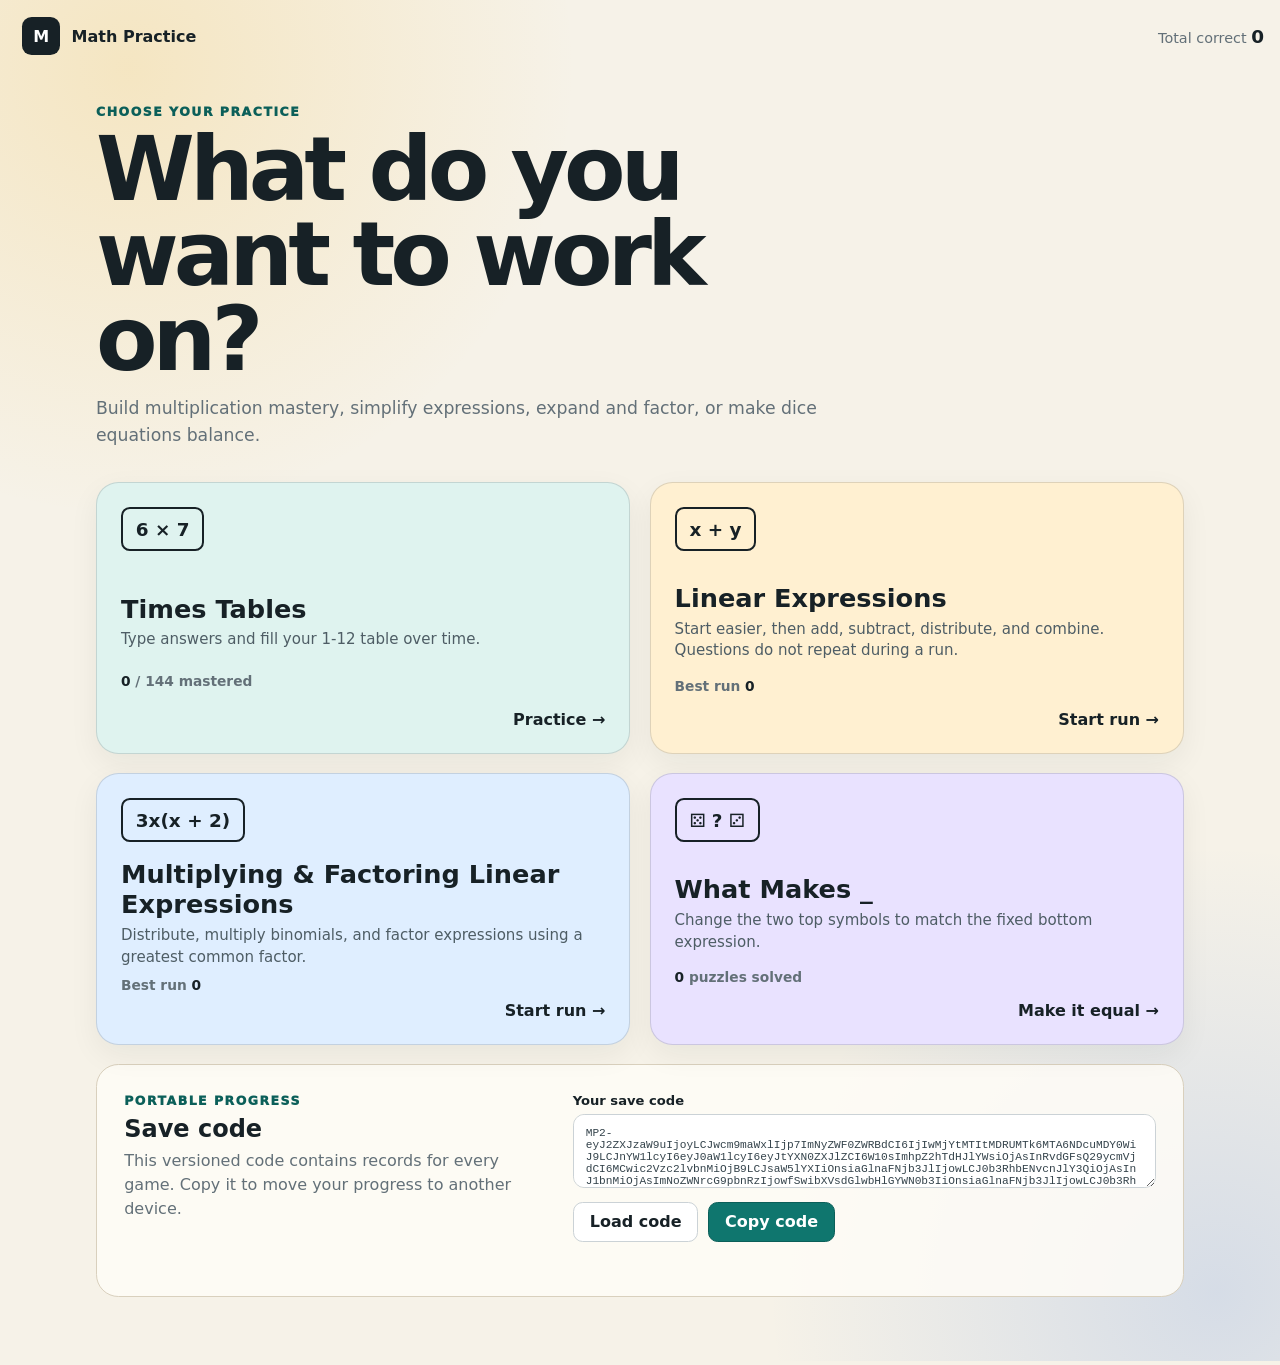
<file: index.html>
<!doctype html>
<html lang="en">
  <head>
    <meta charset="utf-8">
    <meta name="viewport" content="width=device-width, initial-scale=1">
    <meta name="theme-color" content="#172126">
    <title>Math Practice</title>
    <link rel="stylesheet" href="styles.css?v=20260610-linear-audit">
  </head>
  <body>
    <header class="topbar">
      <button id="home-button" class="brand" type="button" aria-label="Go to game selection">
        <span class="brand-mark">M</span>
        <span>Math Practice</span>
      </button>
      <div class="topbar-record"><span>Total correct</span> <strong id="header-total">0</strong></div>
    </header>

    <main>
      <section id="home-screen" class="screen active">
        <div class="home-shell">
          <div class="hero">
            <p class="eyebrow">Choose your practice</p>
            <h1>What do you want to work on?</h1>
            <p>Build multiplication mastery, simplify expressions, expand and factor, or make dice equations balance.</p>
          </div>

          <div class="game-grid">
            <button class="game-card times-card" type="button" data-start-game="times">
              <span class="card-icon">6 × 7</span>
              <span class="card-copy">
                <strong>Times Tables</strong>
                <small>Type answers and fill your 1-12 table over time.</small>
              </span>
              <span class="card-record"><b id="times-mastered-home">0</b> / 144 mastered</span>
              <span class="card-arrow">Practice →</span>
            </button>

            <button class="game-card linear-card" type="button" data-start-game="linear">
              <span class="card-icon">x + y</span>
              <span class="card-copy">
                <strong>Linear Expressions</strong>
                <small>Start easier, then add, subtract, distribute, and combine. Questions do not repeat during a run.</small>
              </span>
              <span class="card-record">Best run <b id="linear-best-home">0</b></span>
              <span class="card-arrow">Start run →</span>
            </button>

            <button class="game-card factor-card" type="button" data-start-game="multiplyFactor">
              <span class="card-icon">3x(x + 2)</span>
              <span class="card-copy">
                <strong>Multiplying &amp; Factoring Linear Expressions</strong>
                <small>Distribute, multiply binomials, and factor expressions using a greatest common factor.</small>
              </span>
              <span class="card-record">Best run <b id="factor-best-home">0</b></span>
              <span class="card-arrow">Start run →</span>
            </button>

            <button class="game-card makes-card" type="button" data-start-game="what-makes">
              <span class="card-icon">⚄ ? ⚂</span>
              <span class="card-copy">
                <strong>What Makes _</strong>
                <small>Change the two top symbols to match the fixed bottom expression.</small>
              </span>
              <span class="card-record"><b id="makes-solved-home">0</b> puzzles solved</span>
              <span class="card-arrow">Make it equal →</span>
            </button>
          </div>

          <section class="save-panel">
            <div>
              <p class="eyebrow">Portable progress</p>
              <h2>Save code</h2>
              <p>This versioned code contains records for every game. Copy it to move your progress to another device.</p>
            </div>
            <div class="save-actions">
              <label for="save-code">Your save code</label>
              <textarea id="save-code" rows="4" spellcheck="false"></textarea>
              <div class="button-row">
                <button id="load-save" class="secondary-button" type="button">Load code</button>
                <button id="copy-save" class="primary-button" type="button">Copy code</button>
              </div>
              <p id="save-message" class="save-message" aria-live="polite"></p>
            </div>
          </section>
        </div>
      </section>

      <section id="times-screen" class="screen">
        <div class="times-shell">
          <section class="practice-panel" aria-labelledby="times-title">
            <div class="masthead">
              <div>
                <button class="back-button" type="button" data-go-home>← Games</button>
                <p class="eyebrow">1-12 Practice</p>
                <h1 id="times-title">Times Tables</h1>
                <button id="times-start-button" class="game-control" type="button">Start</button>
              </div>
              <div class="score-strip" aria-live="polite">
                <span><strong id="times-completed-count">0</strong> / 144 done</span>
                <span>Best streak <strong id="times-streak-count">0</strong></span>
              </div>
            </div>

            <div class="question-area" aria-live="polite">
              <div class="timer-shell" aria-label="10 second timer">
                <div id="times-timer-fill" class="timer-fill"></div>
              </div>
              <p id="times-feedback" class="feedback">Press Start to begin.</p>
              <div id="times-question" class="times-question">Ready?</div>
              <form id="times-answer-form" class="answer-form" autocomplete="off">
                <label class="sr-only" for="times-answer-input">Answer</label>
                <input id="times-answer-input" name="answer" inputmode="numeric" pattern="[0-9]*" placeholder="Start">
                <button type="submit">Enter</button>
              </form>
            </div>
          </section>

          <section class="board-panel" aria-labelledby="board-title">
            <div class="board-heading">
              <h2 id="board-title">Your 1-12 Table</h2>
              <p>Correct answers stay filled in your save.</p>
            </div>
            <div id="table-board" class="table-board" aria-label="Times table progress board"></div>
          </section>
        </div>
      </section>

      <section id="linear-screen" class="screen">
        <div class="run-shell">
          <div class="game-status">
            <button class="back-button" type="button" data-quit-linear>← End run</button>
            <div class="status-item"><span>Score</span><strong id="linear-score">0</strong></div>
            <div class="status-item"><span>Next checkpoint</span><strong id="linear-checkpoint-count">10</strong></div>
            <div class="status-item"><span>Best</span><strong id="linear-best">0</strong></div>
          </div>
          <div class="linear-timer-wrap" aria-label="Time remaining">
            <div id="linear-timer-bar" class="linear-timer-bar"></div>
          </div>
          <p class="linear-timer-text"><strong id="linear-timer-text">30</strong> seconds</p>

          <article class="linear-question-card">
            <p id="linear-question-type" class="question-type"></p>
            <h2 id="linear-question-prompt"></h2>
            <p id="linear-question-help" class="question-help"></p>
            <div id="linear-answers" class="linear-answers"></div>
            <form id="written-answer-form" class="written-answer" autocomplete="off" hidden>
              <label for="written-answer-input">Write your answer</label>
              <div class="written-answer-row">
                <input id="written-answer-input" type="text" inputmode="none" enterkeyhint="done" autocapitalize="off" autocomplete="off" spellcheck="false" aria-describedby="written-answer-hint">
                <button class="primary-button" type="submit">Submit</button>
              </div>
              <p id="written-answer-hint">Use the keypad or your keyboard. Spaces do not matter.</p>
              <div class="math-keyboard" aria-label="Math answer keyboard">
                <button type="button" data-math-key="x">x</button>
                <button type="button" data-math-key="y">y</button>
                <button type="button" data-math-key="²">x²</button>
                <button type="button" data-math-key="+">+</button>
                <button type="button" data-math-key="−">−</button>
                <button type="button" data-math-key="(">(</button>
                <button type="button" data-math-key=")">)</button>
                <button type="button" data-math-key="7">7</button>
                <button type="button" data-math-key="8">8</button>
                <button type="button" data-math-key="9">9</button>
                <button type="button" data-math-key="4">4</button>
                <button type="button" data-math-key="5">5</button>
                <button type="button" data-math-key="6">6</button>
                <button type="button" data-math-key="1">1</button>
                <button type="button" data-math-key="2">2</button>
                <button type="button" data-math-key="3">3</button>
                <button type="button" data-math-key="0">0</button>
                <button class="keyboard-wide" type="button" data-math-action="backspace" aria-label="Delete last character">Delete</button>
                <button class="keyboard-wide" type="button" data-math-action="clear">Clear</button>
              </div>
            </form>
          </article>
        </div>
      </section>

      <section id="what-makes-screen" class="screen">
        <div class="makes-shell">
          <div class="game-status">
            <button class="back-button" type="button" data-go-home>← Games</button>
            <div class="status-item"><span>Session</span><strong id="makes-score">0</strong></div>
            <div class="status-item"><span>Total solved</span><strong id="makes-total">0</strong></div>
            <div class="status-item"><span>Best session</span><strong id="makes-best">0</strong></div>
          </div>

          <article class="makes-card-panel">
            <p class="eyebrow">What Makes _</p>
            <h1>Make both sides equal.</h1>
            <p class="makes-help">The bottom operation is fixed. Change only the two top symbols to make both rows equal.</p>

            <div class="dice-equation" aria-label="Dice equation builder">
              <div class="equation-row">
                <span id="makes-left-open" class="paren"></span>
                <span id="makes-die-a" class="die">1</span>
                <button class="operator-button" type="button" data-operator-slot="0" aria-label="Change first operator">+</button>
                <span id="makes-middle-open" class="paren"></span>
                <span id="makes-die-b" class="die">2</span>
                <span id="makes-left-close" class="paren"></span>
                <button class="operator-button" type="button" data-operator-slot="1" aria-label="Change second operator">+</button>
                <span id="makes-die-c" class="die">3</span>
                <span id="makes-right-close" class="paren"></span>
              </div>
              <span class="equals">=</span>
              <div class="equation-row">
                <span id="makes-die-d" class="die">4</span>
                <span id="makes-bottom-operator" class="fixed-operator">+</span>
                <span id="makes-die-e" class="die">5</span>
              </div>
            </div>

            <p id="makes-feedback" class="makes-feedback" aria-live="polite">Every puzzle has at least one solution.</p>

            <div class="makes-actions">
              <button id="makes-new" class="secondary-button" type="button">New Puzzle</button>
              <button id="makes-check" class="primary-button" type="button">Check Equation</button>
            </div>
          </article>
        </div>
      </section>

      <section id="result-screen" class="screen result-screen">
        <div class="result-icon">✓</div>
        <p id="result-eyebrow" class="eyebrow">Run complete</p>
        <h1 id="result-title">Keep building</h1>
        <p id="result-copy" class="result-copy"></p>
        <div class="result-score"><span>Score</span><strong id="result-score">0</strong></div>
        <div class="button-row centered">
          <button id="result-home" class="secondary-button" type="button">Choose a game</button>
          <button id="play-linear-again" class="primary-button" type="button">Play again</button>
        </div>
      </section>
    </main>

    <div id="checkpoint-modal" class="modal-backdrop" hidden>
      <section class="checkpoint-modal" role="dialog" aria-modal="true" aria-labelledby="checkpoint-title">
        <span id="checkpoint-number" class="checkpoint-number">10</span>
        <p class="eyebrow">Checkpoint reached</p>
        <h2 id="checkpoint-title">Take a breath.</h2>
        <p>Your timer is paused. Keep going when you are ready.</p>
        <button id="continue-linear" class="primary-button" type="button">Continue the run</button>
      </section>
    </div>

    <div id="victory" class="victory" aria-hidden="true">
      <canvas id="confetti-canvas"></canvas>
      <div class="victory-message" role="status">
        <p>Table Complete</p>
        <h2>144 / 144</h2>
        <button id="close-victory" type="button">Back to Games</button>
      </div>
    </div>

    <script src="script.js?v=20260610-linear-audit"></script>
  </body>
</html>
</file>
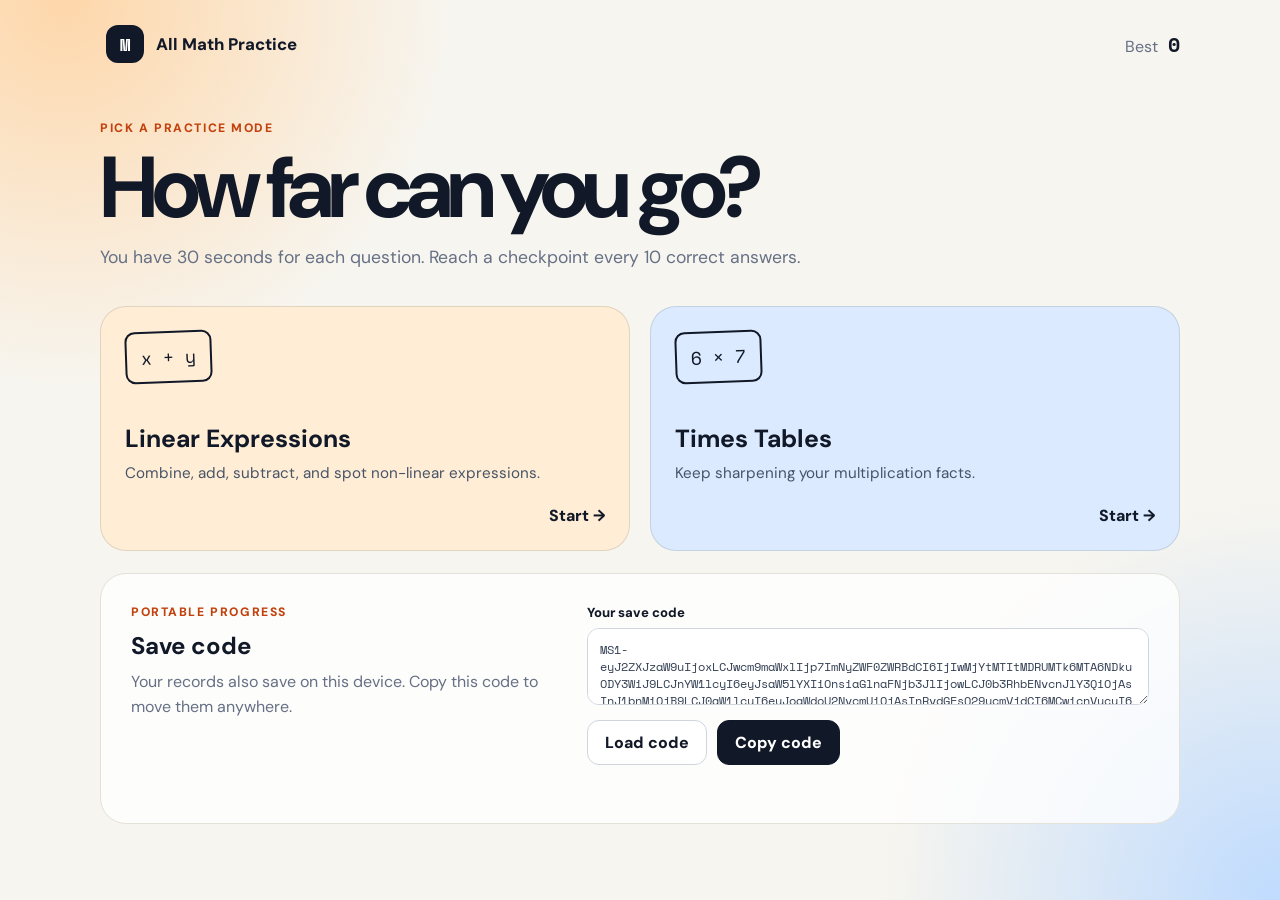
<file: AllMathPractice/index.html>
<!doctype html>
<html lang="en">
  <head>
    <meta charset="UTF-8" />
    <meta name="viewport" content="width=device-width, initial-scale=1.0" />
    <meta name="theme-color" content="#111827" />
    <title>All Math Practice</title>
    <link rel="preconnect" href="https://fonts.googleapis.com" />
    <link rel="preconnect" href="https://fonts.gstatic.com" crossorigin />
    <link
      href="https://fonts.googleapis.com/css2?family=DM+Sans:wght@400;600;700;800&family=Space+Mono:wght@700&display=swap"
      rel="stylesheet"
    />
    <link rel="stylesheet" href="styles.css" />
  </head>
  <body>
    <main class="app-shell">
      <header class="topbar">
        <button class="brand" id="home-button" type="button" aria-label="Go to game selection">
          <span class="brand-mark">M</span>
          <span>All Math Practice</span>
        </button>
        <div class="topbar-stats">
          <span>Best</span>
          <strong id="header-best">0</strong>
        </div>
      </header>

      <section class="screen active" id="home-screen">
        <div class="hero">
          <p class="eyebrow">Pick a practice mode</p>
          <h1>How far can you go?</h1>
          <p class="hero-copy">
            You have 30 seconds for each question. Reach a checkpoint every 10 correct answers.
          </p>
        </div>

        <div class="game-grid">
          <button class="game-card linear-card" type="button" data-start-game="linear">
            <span class="card-icon">x + y</span>
            <span class="card-copy">
              <strong>Linear Expressions</strong>
              <small>Combine, add, subtract, and spot non-linear expressions.</small>
            </span>
            <span class="card-arrow">Start →</span>
          </button>

          <button class="game-card times-card" type="button" data-start-game="times">
            <span class="card-icon">6 × 7</span>
            <span class="card-copy">
              <strong>Times Tables</strong>
              <small>Keep sharpening your multiplication facts.</small>
            </span>
            <span class="card-arrow">Start →</span>
          </button>
        </div>

        <section class="save-panel">
          <div>
            <p class="eyebrow">Portable progress</p>
            <h2>Save code</h2>
            <p>Your records also save on this device. Copy this code to move them anywhere.</p>
          </div>
          <div class="save-actions">
            <label for="save-code">Your save code</label>
            <textarea id="save-code" rows="3" spellcheck="false"></textarea>
            <div class="button-row">
              <button class="secondary-button" id="load-save" type="button">Load code</button>
              <button class="primary-button" id="copy-save" type="button">Copy code</button>
            </div>
            <p class="save-message" id="save-message" aria-live="polite"></p>
          </div>
        </section>
      </section>

      <section class="screen" id="game-screen">
        <div class="game-status">
          <button class="quit-button" id="quit-button" type="button">← Quit</button>
          <div class="status-item">
            <span>Score</span>
            <strong id="score">0</strong>
          </div>
          <div class="status-item">
            <span>Next checkpoint</span>
            <strong id="checkpoint-count">10</strong>
          </div>
        </div>

        <div class="timer-wrap" aria-label="Time remaining">
          <div class="timer-bar" id="timer-bar"></div>
        </div>
        <p class="timer-text"><strong id="timer-text">30</strong> seconds</p>

        <article class="question-card">
          <p class="question-type" id="question-type"></p>
          <h2 id="question-prompt"></h2>
          <p class="question-help" id="question-help"></p>
          <div class="answers" id="answers"></div>
        </article>
      </section>

      <section class="screen result-screen" id="result-screen">
        <div class="result-icon" id="result-icon">✓</div>
        <p class="eyebrow" id="result-eyebrow">Run complete</p>
        <h1 id="result-title">Nice work</h1>
        <p class="result-copy" id="result-copy"></p>
        <div class="result-score">
          <span>Score</span>
          <strong id="result-score">0</strong>
        </div>
        <div class="button-row centered">
          <button class="secondary-button" id="result-home" type="button">Choose a game</button>
          <button class="primary-button" id="play-again" type="button">Play again</button>
        </div>
      </section>

      <div class="modal-backdrop" id="checkpoint-modal" hidden>
        <section class="checkpoint-modal" role="dialog" aria-modal="true" aria-labelledby="checkpoint-title">
          <span class="checkpoint-number" id="checkpoint-number">10</span>
          <p class="eyebrow">Checkpoint reached</p>
          <h2 id="checkpoint-title">Take a breath.</h2>
          <p>Your timer is paused. Keep going when you are ready.</p>
          <button class="primary-button" id="continue-button" type="button">Continue the run</button>
        </section>
      </div>
    </main>

    <script src="app.js"></script>
  </body>
</html>
</file>
<file: styles.css>
:root {
  color-scheme: light;
  --ink: #172126;
  --muted: #637078;
  --paper: #f6f2e8;
  --panel: #fffdf7;
  --line: #d9d0bd;
  --accent: #0f766e;
  --accent-dark: #0b5f59;
  --gold: #f0b429;
  --coral: #d94f4f;
  --blue: #2d6cdf;
  --green: #35a06d;
  --shadow: 0 22px 70px rgba(30, 39, 44, 0.16);
}

* { box-sizing: border-box; }

body {
  min-height: 100vh;
  margin: 0;
  background:
    radial-gradient(circle at 10% 5%, rgba(240, 180, 41, 0.2), transparent 28rem),
    radial-gradient(circle at 95% 95%, rgba(45, 108, 223, 0.16), transparent 28rem),
    var(--paper);
  color: var(--ink);
  font-family: Inter, ui-sans-serif, system-ui, -apple-system, BlinkMacSystemFont, "Segoe UI", sans-serif;
}

button, input, textarea { font: inherit; }
button { cursor: pointer; }
h1, h2, p { margin-top: 0; }

.topbar {
  display: flex;
  width: min(90rem, calc(100% - 2rem));
  margin: 0 auto;
  padding: 1rem 0;
  align-items: center;
  justify-content: space-between;
}

.brand {
  display: flex;
  gap: 0.7rem;
  align-items: center;
  border: 0;
  background: transparent;
  color: var(--ink);
  font-weight: 900;
}

.brand-mark {
  display: grid;
  width: 2.4rem;
  height: 2.4rem;
  place-items: center;
  border-radius: 0.6rem;
  background: var(--ink);
  color: white;
}

.topbar-record { color: var(--muted); font-size: 0.9rem; }
.topbar-record strong { color: var(--ink); font-size: 1.15rem; }
.screen { display: none; }
.screen.active { display: block; }

.home-shell, .run-shell {
  width: min(68rem, calc(100% - 2rem));
  margin: 2vh auto 4rem;
}

.hero { max-width: 48rem; margin: 2rem 0; }
.eyebrow {
  margin-bottom: 0.45rem;
  color: var(--accent-dark);
  font-size: 0.78rem;
  font-weight: 950;
  letter-spacing: 0.12em;
  text-transform: uppercase;
}
.hero h1, .result-screen h1 {
  margin-bottom: 0.8rem;
  font-size: clamp(2.7rem, 7vw, 5.6rem);
  line-height: 0.95;
  letter-spacing: -0.055em;
}
.hero p:not(.eyebrow), .result-copy { color: var(--muted); font-size: 1.08rem; line-height: 1.6; }

.game-grid { display: grid; grid-template-columns: repeat(2, 1fr); gap: 1.2rem; }
.game-card {
  display: grid;
  min-height: 17rem;
  padding: 1.5rem;
  border: 1px solid rgba(23, 33, 38, 0.14);
  border-radius: 1.4rem;
  color: var(--ink);
  text-align: left;
  box-shadow: 0 10px 30px rgba(23, 33, 38, 0.06);
  transition: transform 160ms ease, box-shadow 160ms ease;
}
.game-card:hover { transform: translateY(-3px); box-shadow: var(--shadow); }
.times-card { background: #dff3ef; }
.linear-card { background: #fff0d1; }
.factor-card { background: #dfeeff; }
.makes-card { background: #e9e2ff; }
.card-icon {
  align-self: start;
  justify-self: start;
  padding: 0.6rem 0.8rem;
  border: 2px solid var(--ink);
  border-radius: 0.55rem;
  font-size: 1.15rem;
  font-weight: 900;
}
.card-copy { align-self: end; }
.card-copy strong { display: block; margin-bottom: 0.35rem; font-size: 1.6rem; }
.card-copy small { color: #4e5d65; font-size: 0.94rem; line-height: 1.45; }
.card-record { align-self: end; color: var(--muted); font-size: 0.86rem; font-weight: 800; }
.card-record b { color: var(--ink); }
.card-arrow { align-self: end; justify-self: end; font-weight: 900; }

.save-panel {
  display: grid;
  grid-template-columns: 1fr 1.4fr;
  gap: 2rem;
  margin-top: 1.2rem;
  padding: 1.7rem;
  border: 1px solid var(--line);
  border-radius: 1.4rem;
  background: rgba(255, 253, 247, 0.84);
}
.save-panel h2 { margin-bottom: 0.4rem; }
.save-panel p:not(.eyebrow, .save-message) { color: var(--muted); line-height: 1.5; }
.save-actions label { display: block; margin-bottom: 0.4rem; font-size: 0.82rem; font-weight: 900; }
textarea {
  width: 100%;
  padding: 0.75rem;
  resize: vertical;
  border: 1px solid #cbd2d6;
  border-radius: 0.7rem;
  background: white;
  color: #34434b;
  font-family: ui-monospace, SFMono-Regular, Menlo, monospace;
  font-size: 0.7rem;
}
.button-row { display: flex; gap: 0.6rem; margin-top: 0.6rem; }
.button-row.centered { justify-content: center; }
.primary-button, .secondary-button, .back-button, .game-control, .answer-form button, #close-victory {
  min-height: 2.55rem;
  padding: 0.6rem 1rem;
  border-radius: 0.6rem;
  font-weight: 900;
}
.primary-button, .game-control, .answer-form button, #close-victory {
  border: 1px solid var(--accent-dark);
  background: var(--accent);
  color: white;
}
.secondary-button, .back-button {
  border: 1px solid #cbd2d6;
  background: white;
  color: var(--ink);
}
.back-button { min-height: 2rem; margin-bottom: 0.8rem; padding: 0.3rem 0.65rem; font-size: 0.78rem; }
.save-message { min-height: 1.2rem; margin: 0.45rem 0 0; color: var(--accent-dark); font-size: 0.82rem; font-weight: 800; }

.times-shell {
  display: grid;
  grid-template-columns: minmax(18rem, 26rem) minmax(30rem, 1fr);
  gap: 1rem;
  width: min(92rem, calc(100% - 1rem));
  height: calc(100vh - 4.5rem);
  margin: 0 auto;
  padding-bottom: 0.5rem;
}
.practice-panel, .board-panel {
  min-height: 0;
  border: 1px solid rgba(23, 33, 38, 0.12);
  border-radius: 0.7rem;
  background: rgba(255, 253, 247, 0.92);
  box-shadow: var(--shadow);
}
.practice-panel { display: flex; flex-direction: column; justify-content: space-between; padding: clamp(0.8rem, 2vw, 1.55rem); }
.masthead { display: flex; gap: 1rem; justify-content: space-between; align-items: flex-start; }
.masthead h1 { max-width: 10ch; margin-bottom: 0; font-size: clamp(2rem, 5vw, 3.25rem); line-height: 0.95; }
.game-control { width: min(11rem, 100%); margin-top: 1rem; background: #34434b; border-color: #34434b; }
.score-strip { display: grid; gap: 0.35rem; min-width: 8.5rem; color: var(--muted); font-size: 0.85rem; text-align: right; }
.score-strip strong { color: var(--ink); font-size: 1.1rem; }
.question-area { display: grid; gap: 0.65rem; margin-top: 1rem; }
.timer-shell { overflow: hidden; height: 0.55rem; border-radius: 999px; background: #e5dcc9; }
.timer-fill { width: 100%; height: 100%; border-radius: inherit; background: linear-gradient(90deg, var(--green), var(--gold), var(--coral)); transform: scaleX(0); transform-origin: left; }
.timer-fill.running { animation: drain 10s linear forwards; }
.feedback { min-height: 1.25rem; margin-bottom: 0; color: var(--muted); font-weight: 800; }
.feedback.correct { color: var(--green); }
.feedback.wrong { color: var(--coral); }
.times-question {
  display: grid;
  min-height: clamp(5.25rem, 18vh, 7rem);
  place-items: center;
  border: 2px solid rgba(23, 33, 38, 0.12);
  border-radius: 0.7rem;
  background: white;
  font-size: clamp(2.35rem, 9vw, 4.6rem);
  font-weight: 950;
}
.answer-form { display: grid; grid-template-columns: 1fr 7.5rem; gap: 0.6rem; }
.answer-form input {
  width: 100%;
  min-width: 0;
  min-height: 2.55rem;
  padding: 0 0.8rem;
  border: 2px solid rgba(23, 33, 38, 0.15);
  border-radius: 0.6rem;
  background: white;
  font-size: 1.15rem;
  font-weight: 850;
}
.board-panel { display: flex; flex-direction: column; padding: clamp(0.55rem, 1.4vw, 1rem); }
.board-heading { display: flex; gap: 1rem; justify-content: space-between; align-items: baseline; margin-bottom: 0.55rem; }
.board-heading h2, .board-heading p { margin-bottom: 0; }
.board-heading p { color: var(--muted); font-size: 0.82rem; font-weight: 750; }
.table-board {
  display: grid;
  grid-template-columns: repeat(13, minmax(0, 1fr));
  grid-template-rows: repeat(13, minmax(0, 1fr));
  flex: 1;
  min-height: 0;
  gap: 0.28rem;
}
.cell {
  display: grid;
  min-width: 0;
  min-height: 0;
  place-items: center;
  border: 1px solid rgba(23, 33, 38, 0.12);
  border-radius: 0.35rem;
  background: rgba(255, 255, 255, 0.74);
  color: var(--muted);
  font-size: clamp(0.62rem, 1.4vw, 0.95rem);
  font-weight: 850;
}
.cell.header { background: #263841; color: white; }
.cell.corner { border-color: transparent; background: transparent; }
.cell.problem { border-color: rgba(240, 180, 41, 0.7); background: #fff8dc; }
.cell.complete { background: var(--accent); color: white; transform: scale(1.02); }

.run-shell { max-width: 52rem; }
.game-status { display: flex; gap: 1rem; align-items: center; margin-bottom: 0.8rem; }
.game-status .back-button { margin: 0 auto 0 0; }
.status-item { display: flex; gap: 0.4rem; align-items: baseline; color: var(--muted); font-size: 0.8rem; font-weight: 800; }
.status-item strong { color: var(--ink); font-size: 1.1rem; }
.linear-timer-wrap { overflow: hidden; height: 0.6rem; border-radius: 999px; background: #e2ded4; }
.linear-timer-bar { width: 100%; height: 100%; background: var(--gold); transition: width 1s linear, background-color 200ms; }
.linear-timer-text { margin: 0.35rem 0 1rem; color: var(--muted); font-size: 0.8rem; text-align: right; }
.linear-question-card {
  min-height: 29rem;
  padding: clamp(1.5rem, 5vw, 3.2rem);
  border: 1px solid var(--line);
  border-radius: 1.5rem;
  background: white;
  box-shadow: var(--shadow);
}
.question-type { margin-bottom: 0.8rem; color: var(--blue); font-size: 0.75rem; font-weight: 900; letter-spacing: 0.12em; text-transform: uppercase; }
.linear-question-card h2 { margin-bottom: 0.6rem; font-size: clamp(1.55rem, 5vw, 2.55rem); line-height: 1.25; white-space: pre-line; }
.question-help { min-height: 1.5rem; margin-bottom: 1.5rem; color: var(--muted); line-height: 1.5; }
.linear-answers { display: grid; grid-template-columns: repeat(2, 1fr); gap: 0.7rem; }
.linear-answers[hidden] { display: none; }
.linear-answer {
  min-height: 4.4rem;
  padding: 0.8rem 1rem;
  border: 1px solid #cbd2d6;
  border-radius: 0.75rem;
  background: white;
  color: var(--ink);
  font-size: 1rem;
  font-weight: 800;
}
.linear-answer:hover { border-color: var(--ink); background: #f8fafb; }
.linear-answer.correct { border-color: #16a34a; background: #dcfce7; color: #166534; }
.linear-answer.incorrect { border-color: var(--coral); background: #fee2e2; color: #991b1b; }
.linear-answer:disabled { cursor: default; }
.written-answer { display: grid; gap: 0.7rem; }
.written-answer[hidden] { display: none; }
.written-answer label { font-size: 0.82rem; font-weight: 900; }
.written-answer-row { display: grid; grid-template-columns: 1fr auto; gap: 0.6rem; }
.written-answer-row input {
  width: 100%;
  min-width: 0;
  min-height: 3.2rem;
  padding: 0.65rem 0.85rem;
  border: 2px solid #aeb9bf;
  border-radius: 0.7rem;
  background: white;
  color: var(--ink);
  font-size: 1.25rem;
  font-weight: 850;
}
.written-answer-row input:focus { border-color: var(--blue); outline: 3px solid rgba(45, 108, 223, 0.15); }
.written-answer-row input.correct { border-color: var(--green); background: #dcfce7; }
.written-answer-row input.incorrect { border-color: var(--coral); background: #fee2e2; }
.written-answer p { margin: -0.25rem 0 0; color: var(--muted); font-size: 0.78rem; }
.math-keyboard {
  display: grid;
  grid-template-columns: repeat(7, minmax(0, 1fr));
  gap: 0.42rem;
}
.math-keyboard button {
  min-height: 2.8rem;
  padding: 0.45rem;
  border: 1px solid #cbd2d6;
  border-radius: 0.6rem;
  background: #f8fafb;
  color: var(--ink);
  font-size: 1rem;
  font-weight: 900;
}
.math-keyboard button:hover { border-color: var(--ink); background: white; }
.math-keyboard .keyboard-wide { grid-column: span 2; font-size: 0.78rem; }

.makes-shell {
  width: min(72rem, calc(100% - 2rem));
  margin: 2vh auto 4rem;
}
.makes-card-panel {
  padding: clamp(1.5rem, 5vw, 3.5rem);
  border: 1px solid var(--line);
  border-radius: 1.5rem;
  background: white;
  box-shadow: var(--shadow);
  text-align: center;
}
.makes-card-panel h1 {
  margin-bottom: 0.6rem;
  font-size: clamp(2.2rem, 6vw, 4.6rem);
  line-height: 1;
  letter-spacing: -0.05em;
}
.makes-help { color: var(--muted); }
.dice-equation {
  display: flex;
  flex-direction: column;
  gap: 0.45rem;
  margin: clamp(1.5rem, 5vw, 3rem) auto 1.2rem;
  align-items: center;
  justify-content: center;
}
.equation-row {
  display: flex;
  gap: clamp(0.25rem, 1vw, 0.75rem);
  align-items: center;
  justify-content: center;
  flex-wrap: wrap;
}
.die {
  display: grid;
  width: clamp(3.5rem, 9vw, 5.5rem);
  aspect-ratio: 1;
  place-items: center;
  border: 3px solid var(--ink);
  border-radius: 1rem;
  background: #fffdf7;
  box-shadow: inset 0 -0.35rem 0 rgba(23, 33, 38, 0.08);
  font-size: clamp(1.8rem, 5vw, 3rem);
  font-weight: 950;
}
.operator-button {
  display: grid;
  width: clamp(2.8rem, 7vw, 4rem);
  aspect-ratio: 1;
  place-items: center;
  border: 2px solid #7c65c7;
  border-radius: 999px;
  background: #f1edff;
  color: #47338e;
  font-size: clamp(1.6rem, 4vw, 2.4rem);
  font-weight: 950;
}
.operator-button:hover { background: #dfd6ff; }
.fixed-operator {
  display: grid;
  width: clamp(2.8rem, 7vw, 4rem);
  aspect-ratio: 1;
  place-items: center;
  color: var(--ink);
  font-size: clamp(1.6rem, 4vw, 2.4rem);
  font-weight: 950;
}
.paren {
  min-width: 0.45em;
  font-size: clamp(2rem, 6vw, 4rem);
  font-weight: 950;
}
.equals { font-size: clamp(2rem, 6vw, 4rem); font-weight: 950; }
.makes-feedback { min-height: 1.5rem; margin-bottom: 1.2rem; font-weight: 900; }
.makes-feedback.correct { color: var(--green); }
.makes-feedback.wrong { color: var(--coral); }
.makes-actions { display: flex; gap: 0.65rem; justify-content: center; flex-wrap: wrap; }

.result-screen { width: min(40rem, calc(100% - 2rem)); margin: 8vh auto; text-align: center; }
.result-icon { display: grid; width: 4.5rem; height: 4.5rem; margin: 0 auto 1.3rem; place-items: center; border-radius: 1rem; background: var(--ink); color: white; font-size: 2rem; font-weight: 900; transform: rotate(-4deg); }
.result-score { display: inline-flex; gap: 0.8rem; align-items: baseline; margin: 1rem auto; padding: 0.9rem 1.3rem; border: 1px solid var(--line); border-radius: 0.8rem; background: white; }
.result-score span { color: var(--muted); font-weight: 800; }
.result-score strong { font-size: 2rem; }
.modal-backdrop, .victory { position: fixed; inset: 0; z-index: 10; display: grid; padding: 1rem; place-items: center; background: rgba(13, 22, 27, 0.78); }
.modal-backdrop[hidden], .victory { display: none; }
.victory.show { display: grid; }
.checkpoint-modal, .victory-message { position: relative; width: min(28rem, 100%); padding: 2.2rem; border-radius: 1.4rem; background: white; text-align: center; }
.checkpoint-number { display: block; margin-bottom: 0.8rem; font-size: 4.5rem; font-weight: 950; line-height: 1; }
.checkpoint-modal p:not(.eyebrow) { color: var(--muted); }
#confetti-canvas { position: absolute; inset: 0; width: 100%; height: 100%; }
.victory-message h2 { margin-bottom: 1rem; font-size: clamp(3.5rem, 14vw, 7rem); line-height: 0.9; }
.victory-message p { margin-bottom: 0.4rem; color: var(--accent-dark); font-weight: 950; text-transform: uppercase; }
.shake { animation: shake 360ms ease; }
.sr-only { position: absolute; width: 1px; height: 1px; padding: 0; margin: -1px; overflow: hidden; clip: rect(0, 0, 0, 0); white-space: nowrap; border: 0; }

@keyframes drain { from { transform: scaleX(1); } to { transform: scaleX(0); } }
@keyframes shake { 0%, 100% { transform: translateX(0); } 25% { transform: translateX(-0.5rem); } 75% { transform: translateX(0.5rem); } }

@media (max-width: 980px) {
  .game-grid { grid-template-columns: repeat(2, 1fr); }
  .times-shell { grid-template-columns: 1fr; grid-template-rows: minmax(16rem, 0.85fr) minmax(16rem, 1fr); }
  .practice-panel { display: grid; grid-template-columns: minmax(12rem, 0.95fr) minmax(16rem, 1.4fr); gap: 0.8rem; }
  .question-area { margin-top: 0; }
}

@media (max-width: 700px) {
  .topbar { width: calc(100% - 1rem); }
  .home-shell, .run-shell, .makes-shell { width: calc(100% - 1rem); margin-top: 0.5rem; }
  .game-grid, .save-panel { grid-template-columns: 1fr; }
  .game-card { min-height: 14rem; }
  .save-panel { gap: 0.8rem; padding: 1.1rem; }
  .times-shell { width: calc(100% - 0.5rem); height: calc(100vh - 4.5rem); grid-template-rows: minmax(14rem, 0.8fr) minmax(13rem, 1fr); }
  .practice-panel { grid-template-columns: 0.8fr 1.2fr; gap: 0.45rem; padding: 0.55rem; }
  .masthead { display: grid; gap: 0.3rem; }
  .masthead h1 { font-size: clamp(1.5rem, 9vw, 2.2rem); }
  .score-strip { min-width: 0; text-align: left; font-size: 0.72rem; }
  .question-area { gap: 0.35rem; }
  .feedback, .eyebrow, .board-heading p { font-size: 0.65rem; }
  .times-question { min-height: 4rem; font-size: clamp(1.9rem, 10vw, 3rem); }
  .answer-form { grid-template-columns: minmax(0, 1fr) 5rem; }
  .table-board { gap: 0.12rem; }
  .cell { border-radius: 0.2rem; font-size: clamp(0.42rem, 1.9vw, 0.62rem); }
  .linear-answers { grid-template-columns: 1fr; }
  .linear-question-card { min-height: 0; padding: 1.2rem; border-radius: 1rem; }
  .written-answer-row { grid-template-columns: 1fr; }
  .math-keyboard { grid-template-columns: repeat(5, minmax(0, 1fr)); }
  .math-keyboard button { min-height: 3rem; }
  .status-item span { display: none; }
}
</file>
<file: AllMathPractice/styles.css>
:root {
  --ink: #111827;
  --muted: #667085;
  --paper: #f7f5ef;
  --card: #ffffff;
  --line: #e4e1d8;
  --orange: #f97316;
  --orange-dark: #c2410c;
  --blue: #2563eb;
  --red: #dc2626;
}

* {
  box-sizing: border-box;
}

body {
  margin: 0;
  min-height: 100vh;
  color: var(--ink);
  background:
    radial-gradient(circle at 5% 0%, #fed7aa 0, transparent 24rem),
    radial-gradient(circle at 100% 100%, #bfdbfe 0, transparent 25rem),
    var(--paper);
  font-family: "DM Sans", sans-serif;
}

button,
textarea {
  font: inherit;
}

button {
  color: inherit;
}

.app-shell {
  width: min(1080px, calc(100% - 32px));
  margin: 0 auto;
  padding: 24px 0 56px;
}

.topbar {
  display: flex;
  align-items: center;
  justify-content: space-between;
  margin-bottom: 56px;
}

.brand {
  display: flex;
  gap: 12px;
  align-items: center;
  border: 0;
  background: transparent;
  font-size: 1.05rem;
  font-weight: 800;
  cursor: pointer;
}

.brand-mark {
  display: grid;
  width: 38px;
  height: 38px;
  place-items: center;
  border-radius: 12px;
  color: white;
  background: var(--ink);
  font-family: "Space Mono", monospace;
}

.topbar-stats {
  display: flex;
  gap: 10px;
  align-items: baseline;
  color: var(--muted);
}

.topbar-stats strong {
  color: var(--ink);
  font-family: "Space Mono", monospace;
  font-size: 1.25rem;
}

.screen {
  display: none;
}

.screen.active {
  display: block;
}

.hero {
  max-width: 700px;
  margin-bottom: 34px;
}

.eyebrow {
  margin: 0 0 10px;
  color: var(--orange-dark);
  font-size: 0.76rem;
  font-weight: 800;
  letter-spacing: 0.13em;
  text-transform: uppercase;
}

h1,
h2,
p {
  margin-top: 0;
}

h1 {
  margin-bottom: 12px;
  font-size: clamp(2.5rem, 7vw, 5.4rem);
  line-height: 0.98;
  letter-spacing: -0.07em;
}

.hero-copy,
.result-copy {
  color: var(--muted);
  font-size: 1.1rem;
  line-height: 1.65;
}

.game-grid {
  display: grid;
  grid-template-columns: repeat(2, 1fr);
  gap: 20px;
}

.game-card {
  display: grid;
  min-height: 245px;
  padding: 24px;
  border: 1px solid rgb(17 24 39 / 12%);
  border-radius: 26px;
  text-align: left;
  cursor: pointer;
  transition: transform 160ms ease, box-shadow 160ms ease;
}

.game-card:hover {
  transform: translateY(-4px);
  box-shadow: 0 20px 50px rgb(17 24 39 / 14%);
}

.linear-card {
  background: #ffedd5;
}

.times-card {
  background: #dbeafe;
}

.card-icon {
  align-self: start;
  justify-self: start;
  padding: 10px 14px;
  border: 2px solid var(--ink);
  border-radius: 10px;
  font-family: "Space Mono", monospace;
  font-size: 1.15rem;
  transform: rotate(-2deg);
}

.card-copy {
  align-self: end;
}

.card-copy strong {
  display: block;
  margin-bottom: 7px;
  font-size: 1.55rem;
}

.card-copy small {
  color: #475467;
  font-size: 0.95rem;
  line-height: 1.5;
}

.card-arrow {
  align-self: end;
  justify-self: end;
  font-weight: 800;
}

.save-panel {
  display: grid;
  grid-template-columns: 1fr 1.35fr;
  gap: 40px;
  margin-top: 22px;
  padding: 30px;
  border: 1px solid var(--line);
  border-radius: 26px;
  background: rgb(255 255 255 / 78%);
}

.save-panel h2 {
  margin-bottom: 8px;
}

.save-panel p:not(.eyebrow, .save-message) {
  color: var(--muted);
  line-height: 1.6;
}

.save-actions label {
  display: block;
  margin-bottom: 7px;
  font-size: 0.82rem;
  font-weight: 800;
}

textarea {
  width: 100%;
  padding: 12px;
  resize: vertical;
  border: 1px solid #d0d5dd;
  border-radius: 12px;
  color: #344054;
  background: white;
  font-family: "Space Mono", monospace;
  font-size: 0.72rem;
}

.button-row {
  display: flex;
  gap: 10px;
  margin-top: 10px;
}

.button-row.centered {
  justify-content: center;
}

.primary-button,
.secondary-button,
.quit-button {
  padding: 11px 17px;
  border-radius: 12px;
  font-weight: 800;
  cursor: pointer;
}

.primary-button {
  border: 1px solid var(--ink);
  color: white;
  background: var(--ink);
}

.secondary-button,
.quit-button {
  border: 1px solid #d0d5dd;
  background: white;
}

.save-message {
  min-height: 20px;
  margin: 8px 0 0;
  color: var(--orange-dark);
  font-size: 0.84rem;
  font-weight: 700;
}

.game-status {
  display: flex;
  gap: 18px;
  align-items: center;
  margin: 0 auto 16px;
  max-width: 760px;
}

.quit-button {
  margin-right: auto;
}

.status-item {
  display: flex;
  gap: 8px;
  align-items: baseline;
  color: var(--muted);
  font-size: 0.83rem;
  font-weight: 700;
}

.status-item strong {
  color: var(--ink);
  font-family: "Space Mono", monospace;
  font-size: 1.15rem;
}

.timer-wrap {
  height: 9px;
  max-width: 760px;
  margin: 0 auto;
  overflow: hidden;
  border-radius: 99px;
  background: #e5e7eb;
}

.timer-bar {
  width: 100%;
  height: 100%;
  border-radius: inherit;
  background: var(--orange);
  transition: width 1s linear, background-color 200ms ease;
}

.timer-text {
  max-width: 760px;
  margin: 7px auto 20px;
  color: var(--muted);
  text-align: right;
  font-size: 0.82rem;
}

.question-card {
  max-width: 760px;
  min-height: 455px;
  margin: 0 auto;
  padding: clamp(24px, 5vw, 52px);
  border: 1px solid var(--line);
  border-radius: 30px;
  background: var(--card);
  box-shadow: 0 25px 70px rgb(17 24 39 / 8%);
}

.question-type {
  margin-bottom: 14px;
  color: var(--blue);
  font-size: 0.75rem;
  font-weight: 800;
  letter-spacing: 0.12em;
  text-transform: uppercase;
}

.question-card h2 {
  margin-bottom: 8px;
  font-size: clamp(1.75rem, 5vw, 2.75rem);
  line-height: 1.2;
  letter-spacing: -0.045em;
  white-space: pre-line;
}

.question-help {
  min-height: 24px;
  margin-bottom: 28px;
  color: var(--muted);
  line-height: 1.5;
}

.answers {
  display: grid;
  grid-template-columns: repeat(2, 1fr);
  gap: 12px;
}

.answer-button {
  min-height: 68px;
  padding: 12px 16px;
  border: 1px solid #d0d5dd;
  border-radius: 14px;
  background: white;
  font-family: "Space Mono", monospace;
  font-size: 1rem;
  font-weight: 700;
  cursor: pointer;
}

.answer-button:hover {
  border-color: var(--ink);
  background: #f9fafb;
}

.answer-button.correct {
  border-color: #16a34a;
  color: #166534;
  background: #dcfce7;
}

.answer-button.incorrect {
  border-color: var(--red);
  color: #991b1b;
  background: #fee2e2;
}

.answer-button:disabled {
  cursor: default;
}

.result-screen {
  max-width: 640px;
  margin: 6vh auto 0;
  text-align: center;
}

.result-icon {
  display: grid;
  width: 74px;
  height: 74px;
  margin: 0 auto 24px;
  place-items: center;
  border-radius: 24px;
  color: white;
  background: var(--ink);
  font-size: 2rem;
  font-weight: 800;
  transform: rotate(-4deg);
}

.result-screen h1 {
  font-size: clamp(2.7rem, 8vw, 5rem);
}

.result-score {
  display: inline-flex;
  gap: 14px;
  align-items: baseline;
  margin: 18px auto 22px;
  padding: 16px 22px;
  border: 1px solid var(--line);
  border-radius: 18px;
  background: white;
}

.result-score span {
  color: var(--muted);
  font-weight: 700;
}

.result-score strong {
  font-family: "Space Mono", monospace;
  font-size: 2rem;
}

.modal-backdrop {
  position: fixed;
  inset: 0;
  z-index: 10;
  display: grid;
  padding: 20px;
  place-items: center;
  background: rgb(17 24 39 / 70%);
}

.modal-backdrop[hidden] {
  display: none;
}

.checkpoint-modal {
  width: min(440px, 100%);
  padding: 38px;
  border-radius: 28px;
  background: white;
  text-align: center;
}

.checkpoint-number {
  display: block;
  margin-bottom: 16px;
  font-family: "Space Mono", monospace;
  font-size: 4.5rem;
  line-height: 1;
}

.checkpoint-modal p:not(.eyebrow) {
  margin-bottom: 24px;
  color: var(--muted);
}

@media (max-width: 700px) {
  .app-shell {
    width: min(100% - 20px, 1080px);
    padding-top: 14px;
  }

  .topbar {
    margin-bottom: 34px;
  }

  .game-grid,
  .save-panel {
    grid-template-columns: 1fr;
  }

  .game-card {
    min-height: 220px;
  }

  .save-panel {
    gap: 12px;
    padding: 22px;
  }

  .game-status {
    gap: 10px;
  }

  .status-item span {
    display: none;
  }

  .answers {
    grid-template-columns: 1fr;
  }

  .question-card {
    min-height: 0;
    border-radius: 22px;
  }
}
</file>
